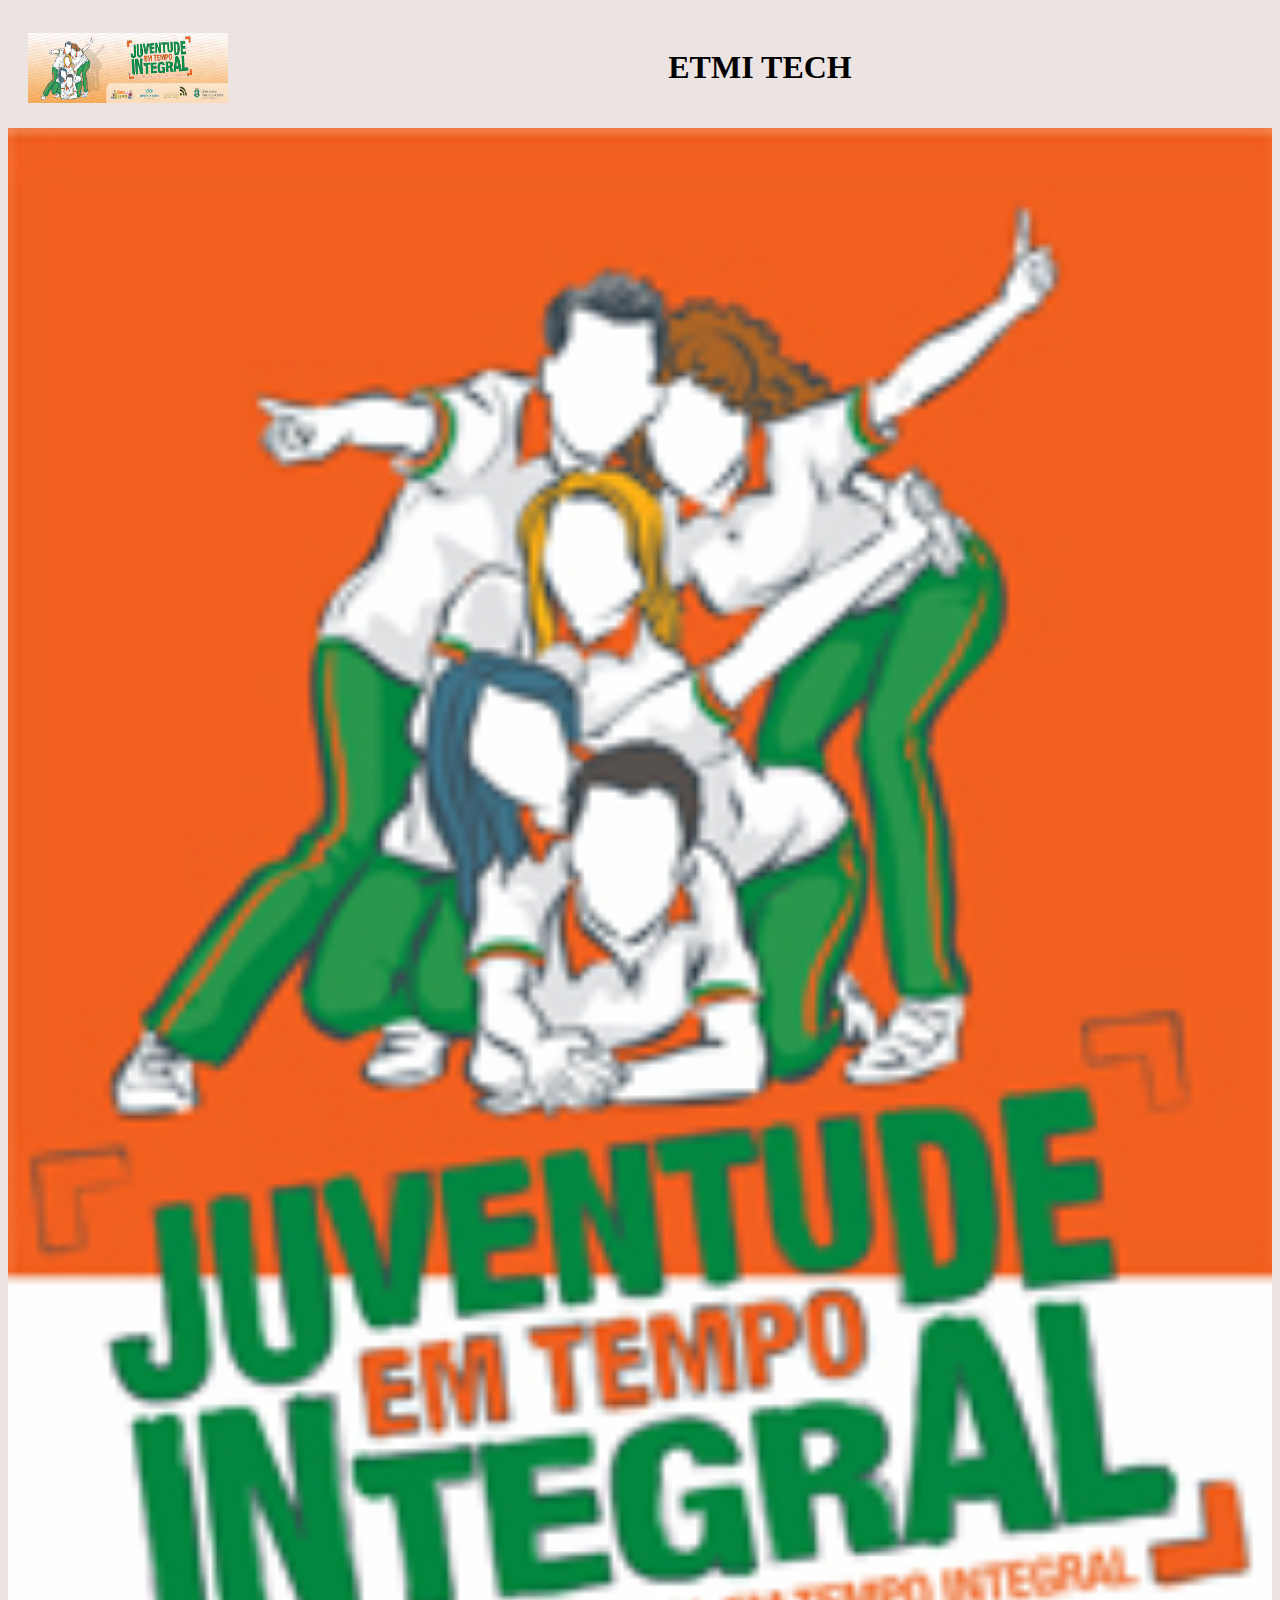
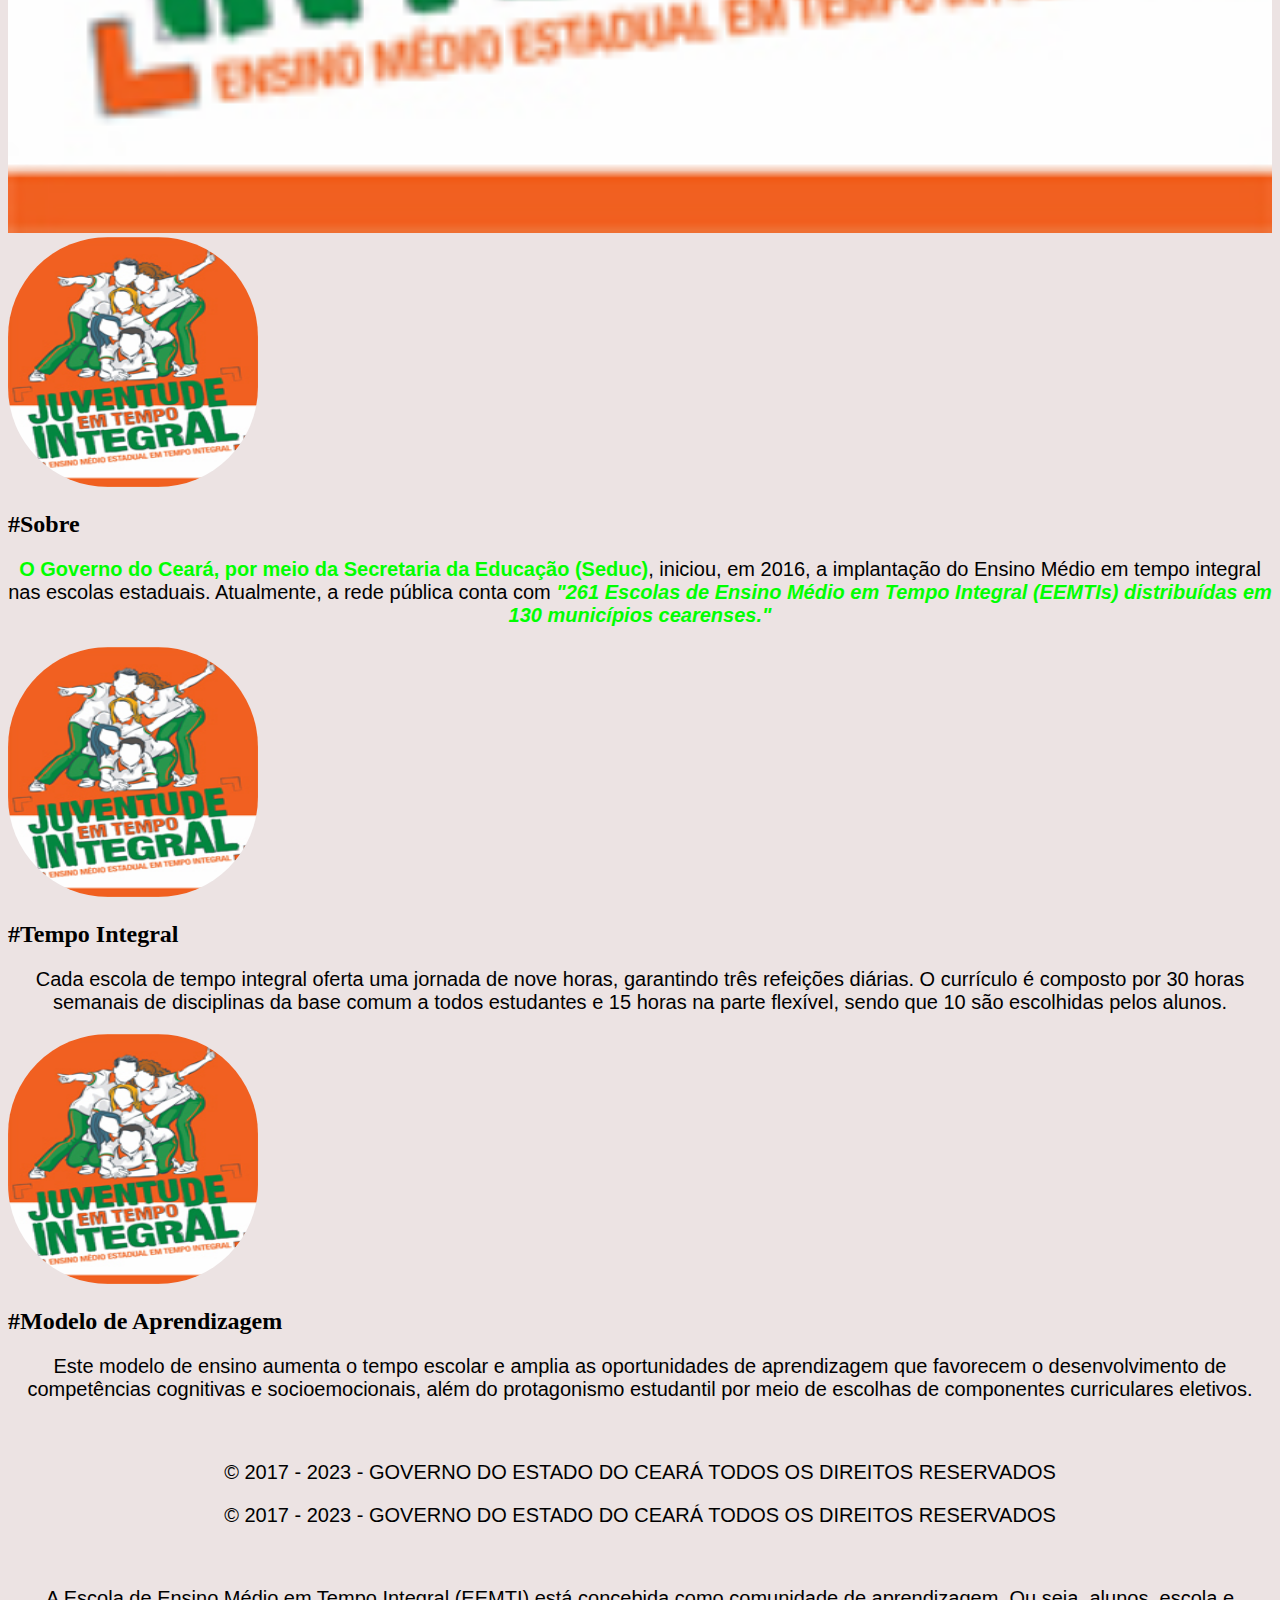
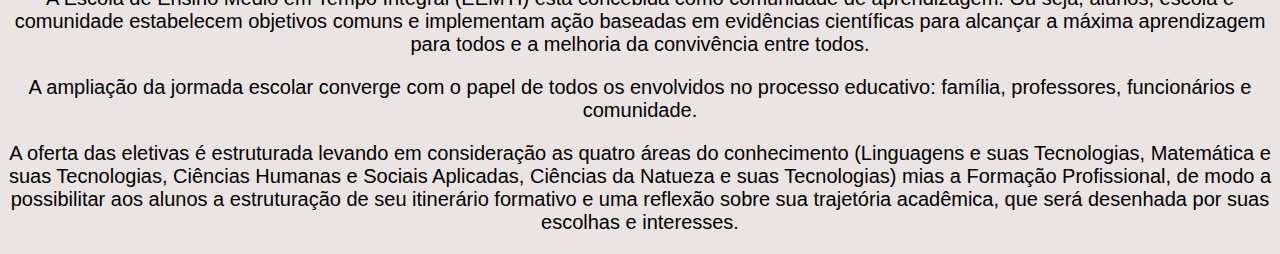
<file: index.html>
<!DOCTYPE html>
<html lang="pt-br">
<head>
    <meta charset="UTF-8">
    <meta name="viewport" content="width=device-width, initial-scale=1.0">
    <title>Página Inicial</title>
    <link rel="stylesheet" href="alessa.css">
</head>
<body>
    <header>

<img src="logo.jpg" id="logo" alt="texto alternativo" title="legenda"/>

    <h1>ETMI TECH</h1>
    <nav></nav>
</header>
<main>

    <section>

        <img src="eemti.jpg" id="banner-principal"/>
    </section>

    <section>

        <article>

           <img src="banner.jpg" class="banner">
    <h2>#Sobre</h2>

    <p>
        <strong>O Governo do Ceará, por meio da Secretaria da Educação (Seduc)</strong>, iniciou, em 2016, a implantação do Ensino Médio em tempo integral nas escolas estaduais. Atualmente, a rede pública conta com <strong><i>"261 Escolas de Ensino Médio em Tempo Integral (EEMTIs) distribuídas em 130 municípios cearenses."</i></strong> </strong>
    </p>
 
        </article>

<article>

    <img src="banner.jpg" class="banner">

    <h2>#Tempo Integral</h2>
        
        <p>
        Cada escola de tempo integral oferta uma jornada de nove horas, garantindo três refeições diárias. O currículo é composto por 30 horas semanais de disciplinas da base comum a todos estudantes e 15 horas na parte flexível, sendo que 10 são escolhidas pelos alunos.
    </p>

</article>

<article>

<img src="banner.jpg" class="banner">

<h2>#Modelo de Aprendizagem</h2>
    
    <p>
        Este modelo de ensino aumenta o tempo escolar e amplia as oportunidades de aprendizagem que favorecem o desenvolvimento de competências cognitivas e socioemocionais, além do protagonismo estudantil por meio de escolhas de componentes curriculares eletivos.
    </p>

</article>
    </section><section>

</section>

</main>
 <footer>

    <p>
        <p>&copy; 2017 - 2023 - GOVERNO DO ESTADO DO CEARÁ TODOS OS DIREITOS RESERVADOS</p>
        <p>© 2017 - 2023 - GOVERNO DO ESTADO DO CEARÁ TODOS OS DIREITOS RESERVADOS </p>
 </footer>


    <p>
        A Escola de Ensino Médio em Tempo Integral (EEMTI) está concebida como comunidade de aprendizagem. 
        Ou seja, alunos, escola e comunidade estabelecem objetivos comuns e implementam ação baseadas em evidências científicas para alcançar a máxima aprendizagem para todos e a melhoria da convivência entre todos.
    </p>

    
<p>
    A ampliação da jormada escolar converge com o papel de todos os envolvidos no processo educativo: família, professores, funcionários e comunidade.
</p>

<p>
A oferta das eletivas é estruturada levando em consideração as quatro áreas do conhecimento (Linguagens e suas Tecnologias, Matemática e suas Tecnologias, Ciências Humanas e Sociais Aplicadas, Ciências da Natueza e suas Tecnologias) mias a Formação Profissional, de modo a possibilitar aos alunos a estruturação de seu itinerário formativo e uma reflexão sobre sua trajetória acadêmica, que será desenhada por suas escolhas e interesses.
</p> 
   
</body>
</html>
</file>
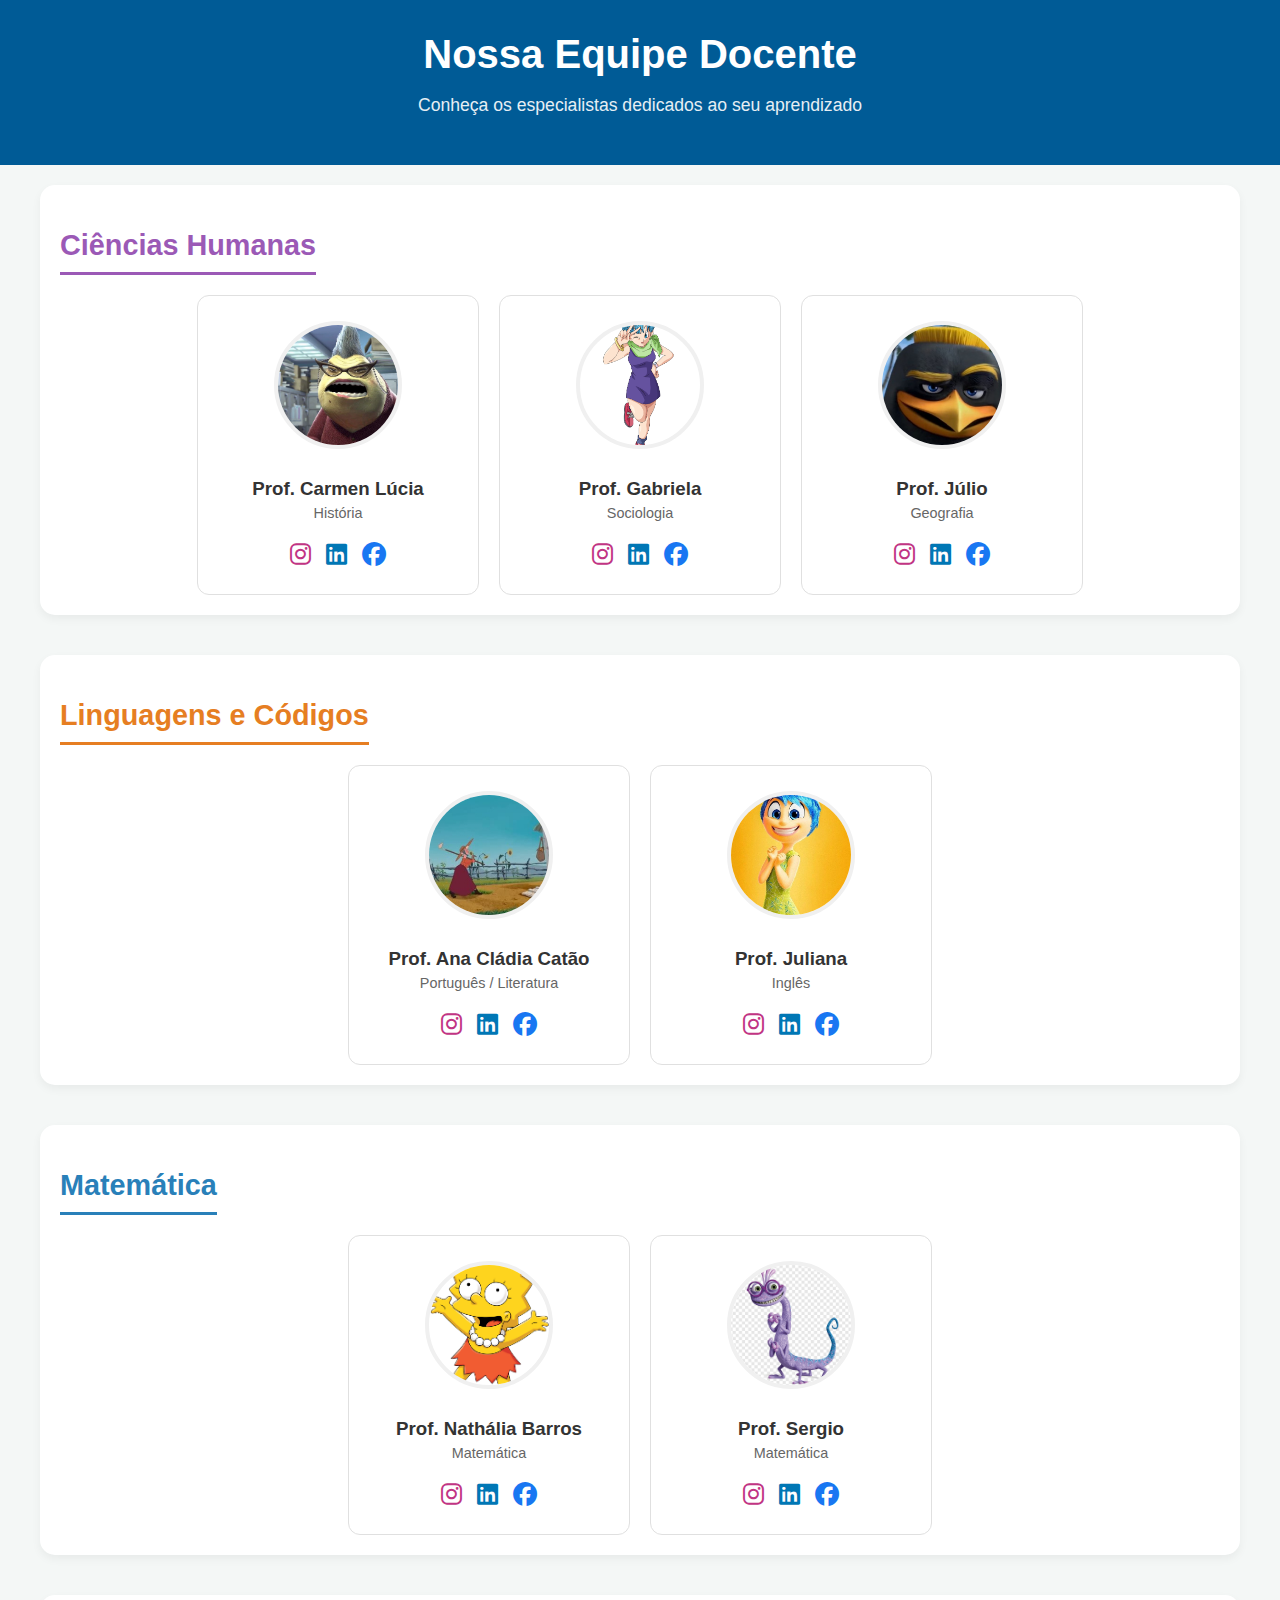
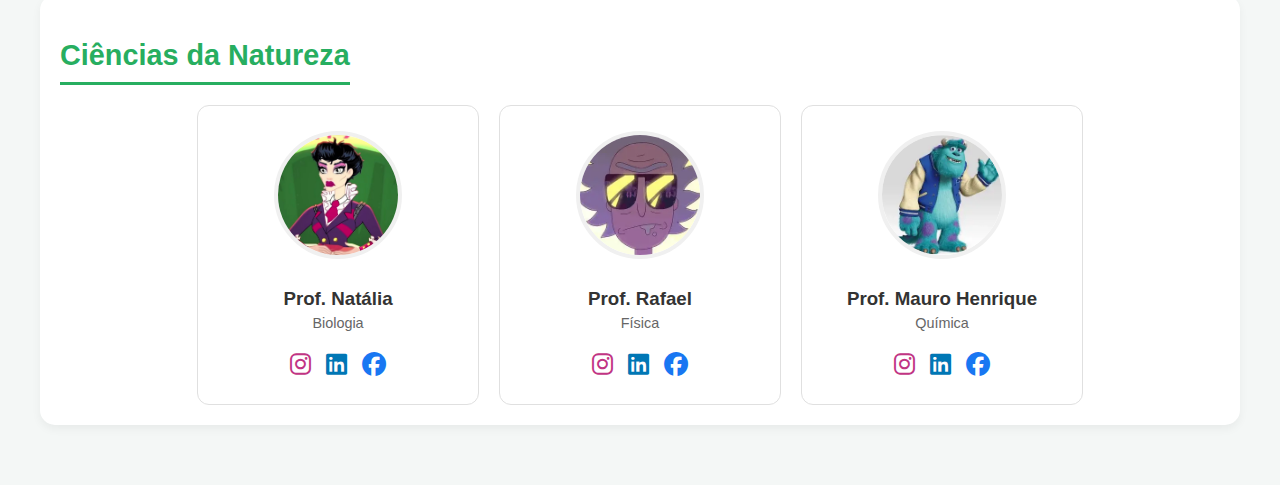
<file: escola.html>
<!DOCTYPE html>
<html lang="pt-br">
<head>
    <meta charset="UTF-8">
    <meta name="viewport" content="width=device-width, initial-scale=1.0">
    <title>Corpo Docente</title>
    <link rel="stylesheet" href="https://cdnjs.cloudflare.com/ajax/libs/font-awesome/6.4.0/css/all.min.css">
    
    <style>
        /* --- ESTILOS GERAIS --- */
        body {
            font-family: 'Segoe UI', Tahoma, Geneva, Verdana, sans-serif;
            margin: 0;
            padding: 0;
            background-color: #f4f7f6;
            color: #333;
        }

        /* Cabeçalho com o Azul Marinho que você gosta */
        header {
            background-color: #005b96; /* Azul Marinho */
            color: white;
            padding: 2rem;
            text-align: center;
        }

        header h1 {
            margin: 0;
            font-size: 2.5rem;
        }

        header p {
            font-size: 1.1rem;
            opacity: 0.9;
        }

        /* Container Principal */
        main {
            max-width: 1200px;
            margin: 0 auto;
            padding: 20px;
        }

        .area-section {
            margin-bottom: 40px;
            background: white;
            border-radius: 15px;
            padding: 20px;
            box-shadow: 0 4px 10px rgba(0,0,0,0.05);
        }

        .area-title {
            font-size: 1.8rem;
            margin-bottom: 20px;
            padding-bottom: 10px;
            border-bottom: 3px solid;
            display: inline-block;
        }

        .humanas h2 { color: #9b59b6; border-color: #9b59b6; } 
        .linguagens h2 { color: #e67e22; border-color: #e67e22; } 
        .matematica h2 { color: #2980b9; border-color: #2980b9; }
        .natureza h2 { color: #27ae60; border-color: #27ae60; } 

        .professores-grid {
            display: flex;
            flex-wrap: wrap;
            gap: 20px;
            justify-content: center;
        }

        .card {
            background: #fff;
            border: 1px solid #e0e0e0;
            border-radius: 12px;
            width: 250px;
            text-align: center;
            padding: 25px 15px;
            transition: transform 0.3s ease, box-shadow 0.3s ease;
        }

        .card:hover {
            transform: translateY(-5px);
            box-shadow: 0 10px 20px rgba(0,0,0,0.1);
        }

        .card img {
            width: 120px;
            height: 120px;
            border-radius: 50%; 
            object-fit: cover;
            border: 4px solid #f0f0f0;
            margin-bottom: 15px;
        }

        .card h3 {
            margin: 10px 0 5px 0;
            color: #333;
        }

        .card span {
            display: block;
            color: #666;
            font-size: 0.9rem;
            margin-bottom: 20px;
            font-weight: 500;
        }

        .social-icons {
            display: flex;
            justify-content: center;
            gap: 15px;
        }

        .social-icons a {
            text-decoration: none;
            font-size: 1.5rem;
            transition: color 0.3s;
        }

        .fa-instagram { color: #C13584; }
        .fa-linkedin { color: #0077B5; }
        .fa-facebook { color: #1877F2; }

        .social-icons a:hover {
            opacity: 0.7;
        }

        footer {
            text-align: center;
            padding: 20px;
            background-color: #333;
            color: white;
            margin-top: 40px;
        }
    </style>
</head>
<body>

    <header>
        <h1>Nossa Equipe Docente</h1>
        <p>Conheça os especialistas dedicados ao seu aprendizado</p>
    </header>

    <main>
        
        <section class="area-section humanas">
            <h2 class="area-title">Ciências Humanas</h2>
            <div class="professores-grid">
                
                <div class="card">
                    <img src="carmen.webp" alt="Professora Carmen">
                    <h3>Prof. Carmen Lúcia </h3>
                    <span>História</span>
                    <div class="social-icons">
                        <a href="#"><i class="fab fa-instagram"></i></a>
                        <a href="#"><i class="fab fa-linkedin"></i></a>
                        <a href="#"><i class="fab fa-facebook"></i></a>
                    </div>
                </div>
                
                <div class="card">
                    <img src="gabi.png" alt="Professora Gabi">
                    <h3>Prof. Gabriela</h3>
                    <span>Sociologia</span>
                    <div class="social-icons">
                        <a href="#"><i class="fab fa-instagram"></i></a>
                        <a href="#"><i class="fab fa-linkedin"></i></a>
                        <a href="#"><i class="fab fa-facebook"></i></a>
                    </div>
                </div>
                <div class="card">
                    <img src="juju.jpg" alt="Professor Júlio">
                    <h3>Prof. Júlio</h3>
                    <span>Geografia</span>
                    <div class="social-icons">
                        <a href="#"><i class="fab fa-instagram"></i></a>
                        <a href="#"><i class="fab fa-linkedin"></i></a>
                        <a href="#"><i class="fab fa-facebook"></i></a>
                    </div>
                </div>

            </div>
        </section>

        <section class="area-section linguagens">
            <h2 class="area-title">Linguagens e Códigos</h2>
            <div class="professores-grid">
                
                <div class="card">
                    <img src="clau.jpeg" alt="Professora Ana Cládia">
                    <h3>Prof. Ana Cládia Catão</h3>
                    <span>Português / Literatura</span>
                    <div class="social-icons">
                        <a href="#"><i class="fab fa-instagram"></i></a>
                        <a href="#"><i class="fab fa-linkedin"></i></a>
                        <a href="#"><i class="fab fa-facebook"></i></a>
                    </div>
                </div>

                <div class="card">
                    <img src="sapo.jpg" alt="Professora Juliana">
                    <h3>Prof. Juliana </h3>
                    <span>Inglês</span>
                    <div class="social-icons">
                        <a href="#"><i class="fab fa-instagram"></i></a>
                        <a href="#"><i class="fab fa-linkedin"></i></a>
                        <a href="#"><i class="fab fa-facebook"></i></a>
                    </div>
                </div>

            </div>
        </section>

        <section class="area-section matematica">
            <h2 class="area-title">Matemática</h2>
            <div class="professores-grid">
                
                <div class="card">
                    <img src="iper.png
                    " alt="Professora Nathália">
                    <h3>Prof. Nathália Barros</h3>
                    <span>Matemática</span>
                    <div class="social-icons">
                        <a href="#"><i class="fab fa-instagram"></i></a>
                        <a href="#"><i class="fab fa-linkedin"></i></a>
                        <a href="#"><i class="fab fa-facebook"></i></a>
                    </div>
                </div>
                <div class="card">
                    <img src="randall.png" alt="Professora Sergio">
                    <h3>Prof. Sergio</h3>
                    <span>Matemática</span>
                    <div class="social-icons">
                        <a href="#"><i class="fab fa-instagram"></i></a>
                        <a href="#"><i class="fab fa-linkedin"></i></a>
                        <a href="#"><i class="fab fa-facebook"></i></a>
                    </div>
                </div>
            </div>
        </section>

        <section class="area-section natureza">
            <h2 class="area-title">Ciências da Natureza</h2>
            <div class="professores-grid">
                
                <div class="card">
                    <img src="nat.jpg" alt="Professora Natália">
                    <h3>Prof. Natália</h3>
                    <span>Biologia</span>
                    <div class="social-icons">
                        <a href="#"><i class="fab fa-instagram"></i></a>
                        <a href="#"><i class="fab fa-linkedin"></i></a>
                        <a href="#"><i class="fab fa-facebook"></i></a>
                    </div>
                </div>

                <div class="card">
                    <img src="rick.webp" alt="Professor Rafael">
                    <h3>Prof. Rafael </h3>
                    <span>Física</span>
                    <div class="social-icons">
                        <a href="#"><i class="fab fa-instagram"></i></a>
                        <a href="#"><i class="fab fa-linkedin"></i></a>
                        <a href="#"><i class="fab fa-facebook"></i></a>
                    </div>
                </div>

                <div class="card">
                    <img src="maumau.webp" alt="Professor Mauro">
                    <h3>Prof. Mauro Henrique</h3>
                    <span>Química</span>
                    <div class="social-icons">
                        <a href="#"><i class="fab fa-instagram"></i></a>
                        <a href="#"><i class="fab fa-linkedin"></i></a>
                        <a href="#"><i class="fab fa-facebook"></i></a>
                    </div>
                </div>
         </div>

        </section>

    </main>

</body>
</html>
</file>
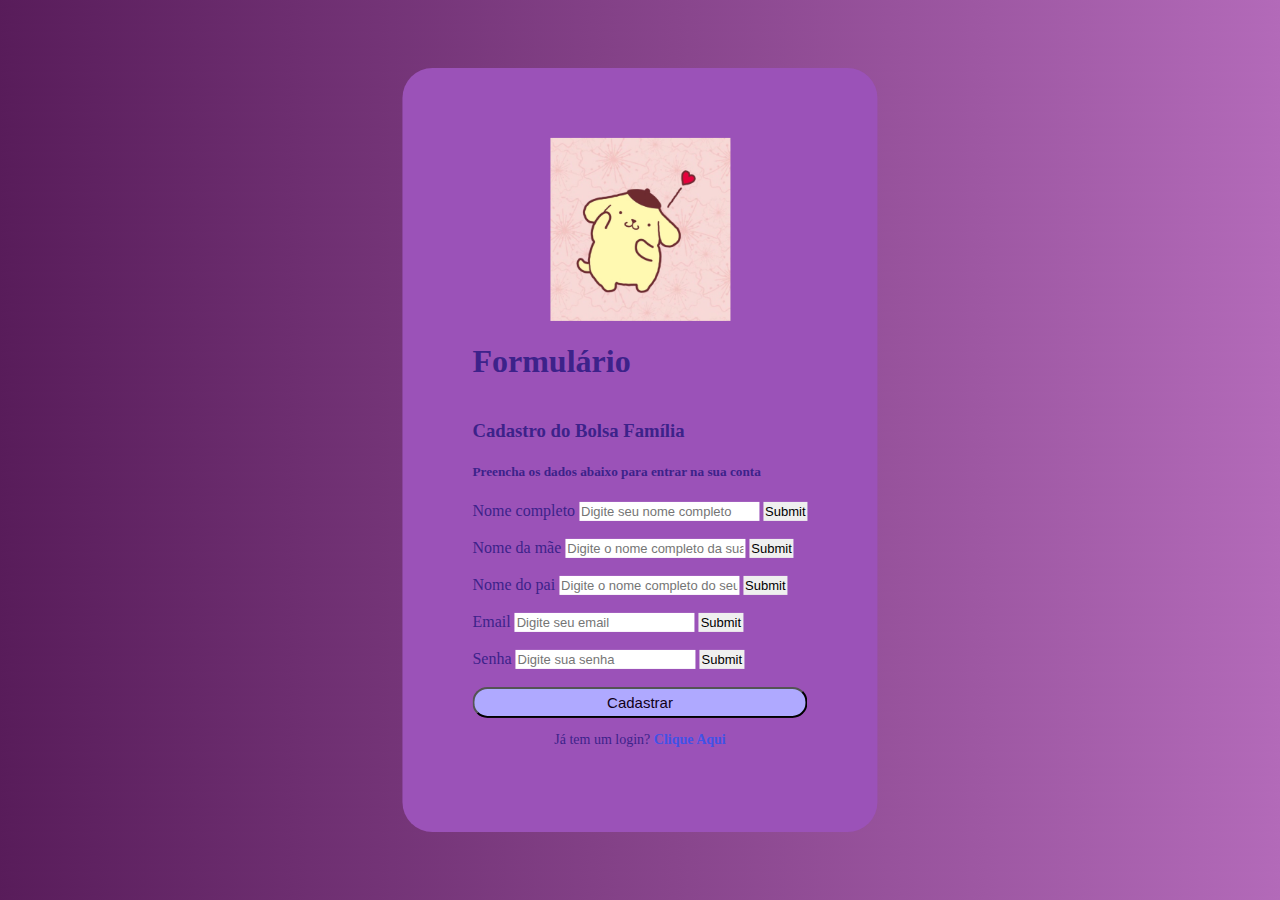
<file: juateste.html>
<!DOCTYPE html>
<html lang="en">
<head>
    <meta charset="UTF-8">
    <meta name="viewport" content="width=device-width, initial-scale=1.0">
    <title>Cadastro</title>
    <link rel="stylesheet" href="teste.css">
</head>
<body>
    <div>
    <img src="pomlog" alt="" class="pompom">
        <h1>Formulário</h1>
        <form class="formulario"></form>

        <h3>Cadastro do Bolsa Família</h3>
 <h5>Preencha os dados abaixo para entrar na sua conta</h5>
    <form>

        </label> Nome completo</label>
       <strong><input type="text" placeholder="Digite seu nome completo"></strong>
        <input type="submit" placeholder="Enviar">
<br>
<br>
        </label> Nome da mãe</label>
       <strong><input type="text" placeholder="Digite o nome completo da sua mãe"></strong>
       <input type="submit" placeholder="Enviar">
<br>
<br>
        <label>Nome do pai</label>
       <strong><input type="text" placeholder="Digite o nome completo do seu pai"></strong>
       <input type="submit" placeholder="Enviar" >
<br>
<br>
 <label>Email</label>
       <strong><input type="text" placeholder="Digite seu email"></strong>
        <input type="submit" placeholder="Enviar">
<br>
<br>
        <label>Senha</label>
    <input type="text" placeholder="Digite sua senha">
    <input type="submit" placeholder="Enviar">
<br>
<br>
    <button>Cadastrar</button>
<p class= "login">Já tem um login?
<a href="login.html">Clique Aqui</a></p>
    </form>

</div>

</body>
</html>
</file>
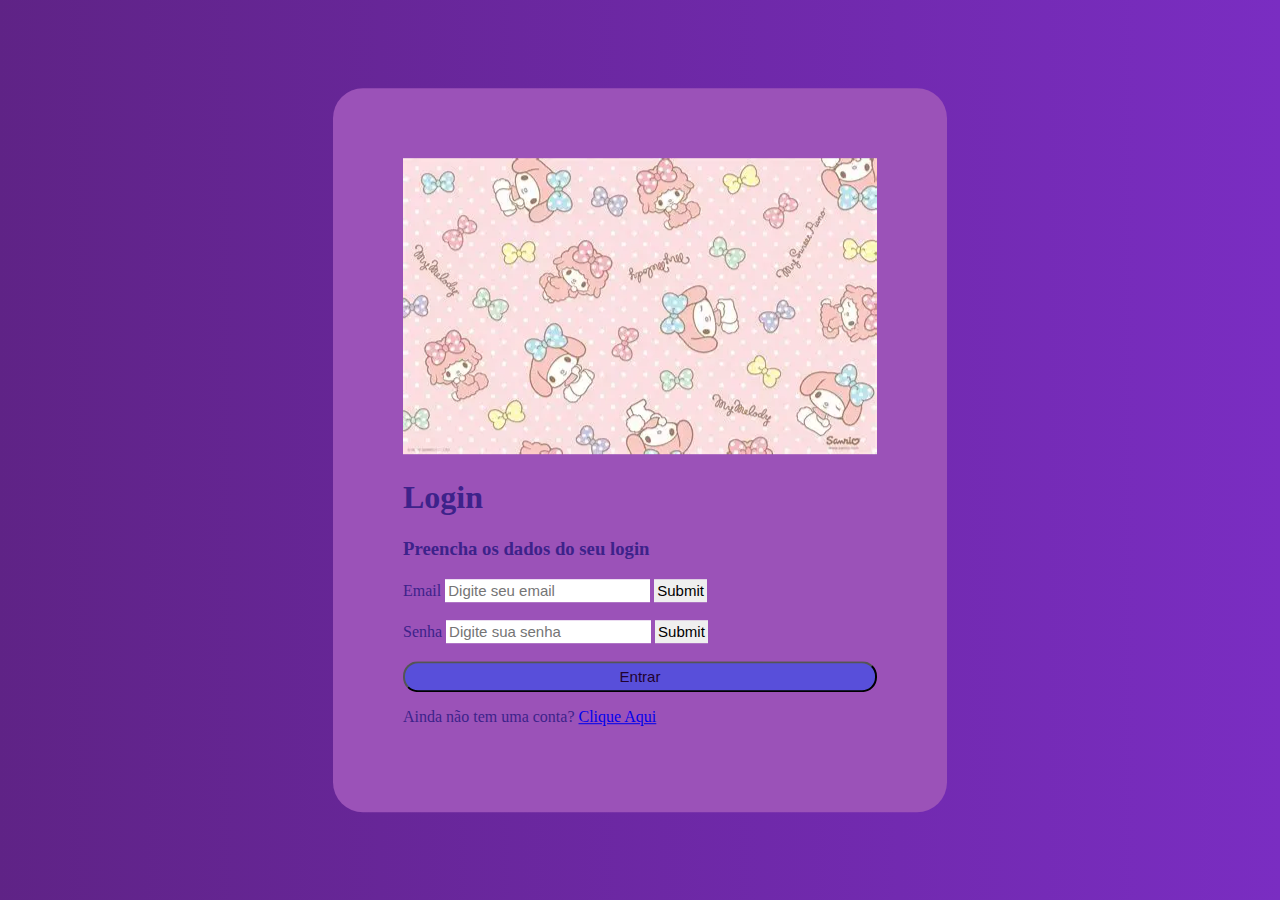
<file: login.html>
<!DOCTYPE html>
<html lang="en">
<head>
    <meta charset="UTF-8">
    <meta name="viewport" content="width=device-width, initial-scale=1.0">
    <title>Document</title>
    <link rel="stylesheet" href="login.css">
    
</head>
<body>
    <div>
        <img src="OIP.webp" alt="" class="san">
    <h1>Login</h1>
<h3>Preencha os dados do seu login</h3>
 <label>Email</label>
       <strong><input type="text" placeholder="Digite seu email"></strong>
        <input type="submit">
<br>
<br>
        <label>Senha</label>
    <input type="text" placeholder="Digite sua senha">
    <input type="submit">
<br>
<br>
<button>Entrar</button>
<br>
<p class= "login">Ainda não tem uma conta?
<a href="juateste.html">Clique Aqui</a></p>

</div>
</body>
</html>
</file>
<file: alessa.css>
body{
background-color:#ece3e3;
} 
h1{
    text-align: center;
    color: black;
}
p{
    text-align: center;
    color: #000000;
    font-size: 20px ;
    font-family: Arial, Helvetica, sans-serif;
}
    p strong{
        color: #00ff00;
}
#logo{
    width: 200px;
}
#banner-principal{
    width: 100%;
}
.banner{
    width: 250px;
    height: 250px;
    border-radius: 40%;
}
header{
    width: 100%;
    display: flex;
    justify-content: space-between;
    align-items: center;
    padding: 20px;
}
#logo{
    height: 70px;
}
.menu ul li{
    display: inline;
}
.contanier{
    display: flex;
    justify-content: space-around;
    padding: 40px;
}
.conteudo{
    display: flex;
    flex-direction: column;
    text-align: center;
    align-items: center;
}
#video{
    background: #00ff00;
    display: flex;
    justify-content: center;
    align-items: center;
    height: 500px;
    border-bottom: 3px solid orange;

}
#video > .contanier > img {
height: 315px;
}
footer{
    text-align: center;
    padding: 20px;
}
.menu> ul> li> a:link{
    text-decoration: none;
    color: #000000;
    padding: 100px;
}
.menu> ul> li> a:hover{
    border-bottom: 2px solid green;
}
.menu> ul> li> a:hover{
    color: green;
    border-bottom: 2px solid green;
    font-weight: 700;
}
</file>
<file: teste.css>
body{
    background-image: linear-gradient(50deg, rgb(88, 28, 90), rgb(179, 106, 185));
}
div{
background-color: rgb(155, 82, 184);
position: absolute;
top: 50%;
left: 50%;
transform: translate(-50%, -50%);
padding: 70px;
border-radius: 30px;
color: rgb(61, 34, 138);

}
input{
    padding: 2px;
    border: none;
    outline: none;
    font-size: 13px;
    
}
button{
    background-color: rgb(175, 169, 255);
    border-radius: 55px ;
    padding: 5px;
    width: 100%;
    border-radius: 15px;
    color: rgb(16, 0, 24);
    font-size: 15px;
}
button:hover{
    background-color: rgb(74, 198, 255);
    cursor: pointer;
}
.pompom{
    display: block;
    margin: 0 auto 20px auto;
    max-width: 180px;

}
.formulario{
    display: flex;
    flex-direction: column;
    gap: 10px;
}
.login{
    margin: top;
    text-align: center;
    font-size: 14px;
}
.login a{
    color: rgb(65, 82, 231);
    text-decoration: none ;
    font-weight: bold ;
}
.login a:hover{
    text-decoration: underline;
}
</file>
<file: login.css>
body{
   background-image: linear-gradient(50deg, rgb(95, 35, 134), rgb(122, 45, 194));
}
div{
background-color: rgb(155, 82, 184);
position: absolute;
top: 50%;
left: 50%;
transform: translate(-50%, -50%);
padding: 70px;
border-radius: 30px;
color: rgb(61, 34, 138);
}
input{
    padding: 3px;
    border: none;
    outline: none;
    font-size: 15px;
    
}
button{
    background-color: rgb(88, 79, 218);
    border-radius: 55px ;
    padding: 5px;
    width: 100%;
    border-radius: 15px;
    color: rgb(32, 2, 48);
    font-size: 15px;
}
button:hover{
    background-color: rgb(112, 71, 136);
    cursor: pointer;
}
.san.rio.jpg{
    display: block;
    margin: 0 auto 20px auto;
    max-width: 100px;
}
</file>
